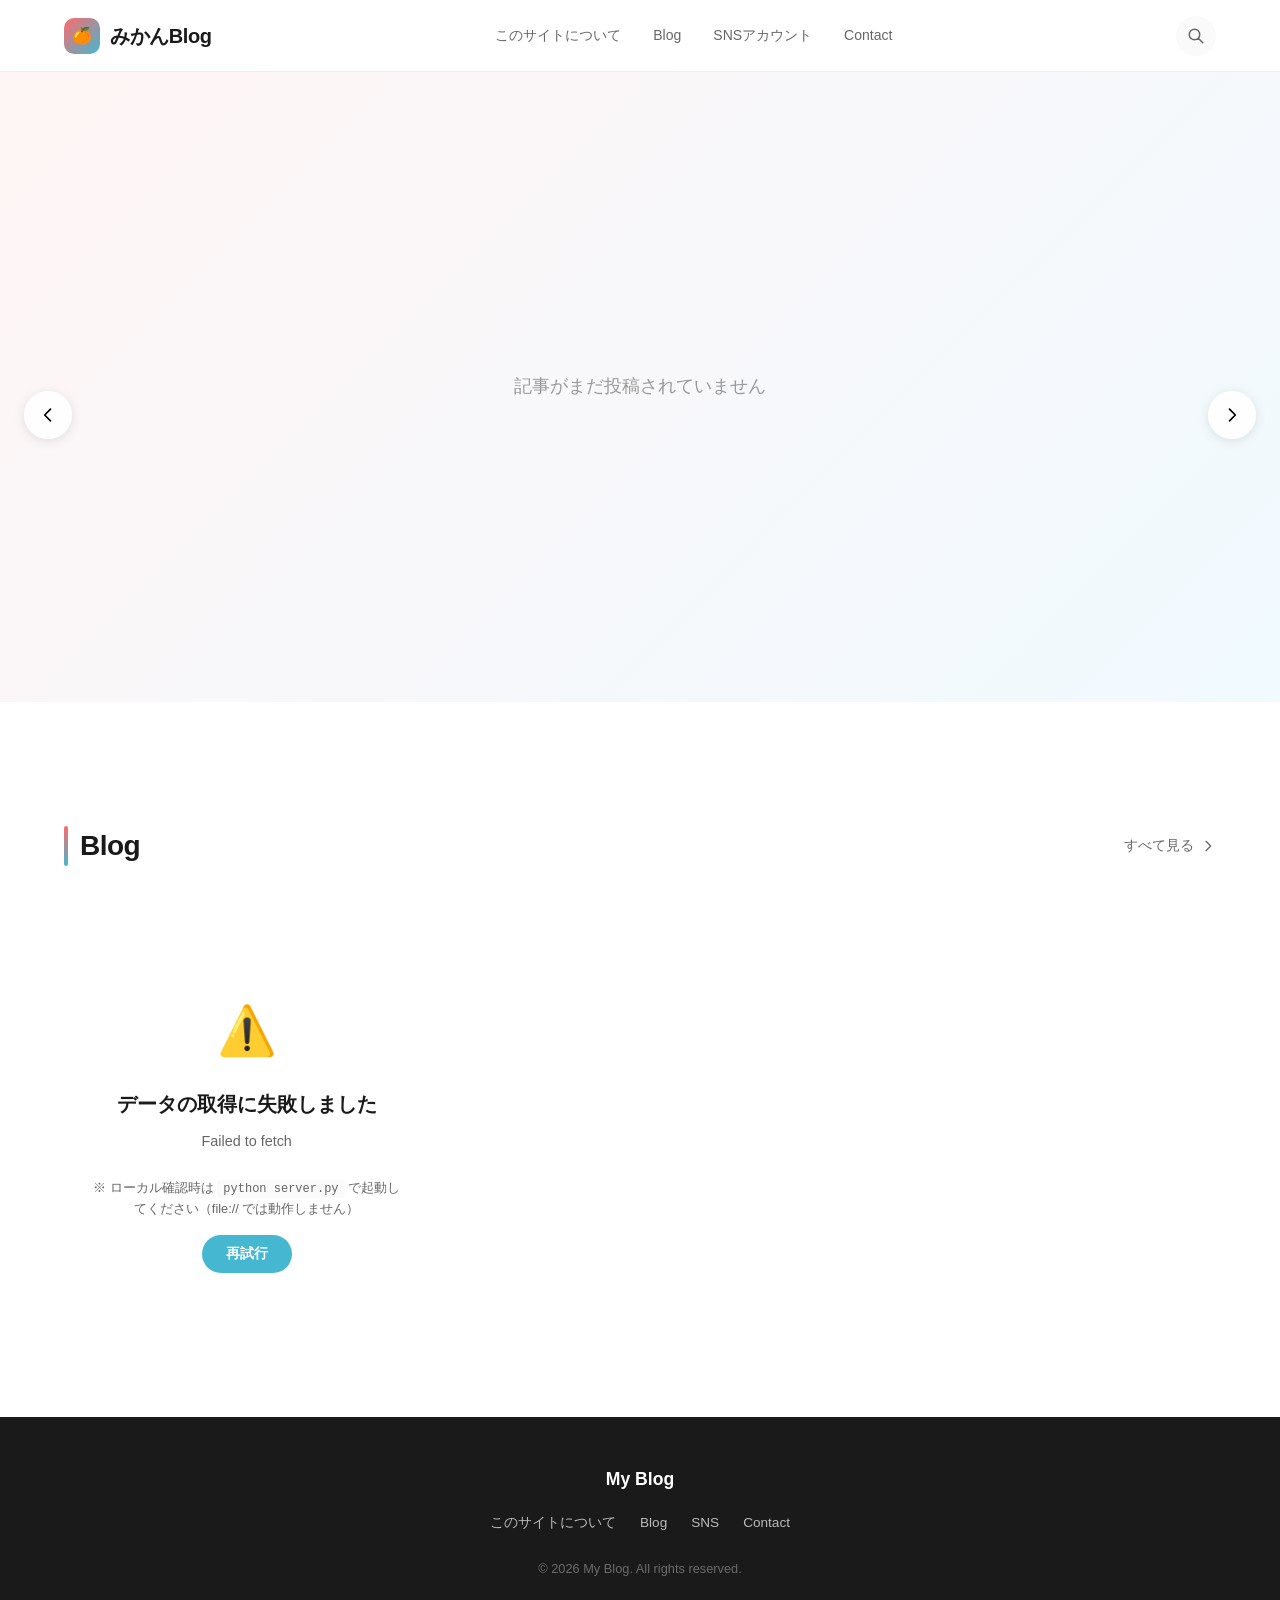
<file: index.html>
<!DOCTYPE html>
<html lang="ja">
<head>
  <meta charset="UTF-8">
  <meta name="viewport" content="width=device-width, initial-scale=1.0">
  <title>みかん Blog</title>
  <link rel="stylesheet" href="css/style.css">
</head>
<body data-active-nav="">

  <div id="site-header"></div>

  <!-- Hero Carousel -->
  <section class="hero" id="hero">
    <div class="hero__track" id="hero-track"></div>
    <button class="hero__arrow hero__arrow--prev" id="hero-prev" aria-label="前へ">
      <svg xmlns="http://www.w3.org/2000/svg" fill="none" viewBox="0 0 24 24" stroke="currentColor" stroke-width="2">
        <path stroke-linecap="round" stroke-linejoin="round" d="M15 19l-7-7 7-7"/>
      </svg>
    </button>
    <button class="hero__arrow hero__arrow--next" id="hero-next" aria-label="次へ">
      <svg xmlns="http://www.w3.org/2000/svg" fill="none" viewBox="0 0 24 24" stroke="currentColor" stroke-width="2">
        <path stroke-linecap="round" stroke-linejoin="round" d="M9 5l7 7-7 7"/>
      </svg>
    </button>
    <div class="hero__dots" id="hero-dots"></div>
  </section>

  <!-- Blog Section -->
  <section class="section" id="blog">
    <div class="section__header">
      <h2 class="section__title">Blog</h2>
      <a href="blog.html" class="section__link">
        すべて見る
        <svg xmlns="http://www.w3.org/2000/svg" fill="none" viewBox="0 0 24 24" stroke="currentColor" stroke-width="2">
          <path stroke-linecap="round" stroke-linejoin="round" d="M9 5l7 7-7 7"/>
        </svg>
      </a>
    </div>
    <div class="card-grid" id="blog-cards"></div>
  </section>

  <div id="site-footer"></div>

  <script src="js/config.js"></script>
  <script src="js/api.js"></script>
  <script src="js/common.js"></script>
  <script src="js/carousel.js"></script>
  <script src="js/home.js"></script>
</body>
</html>
</file>
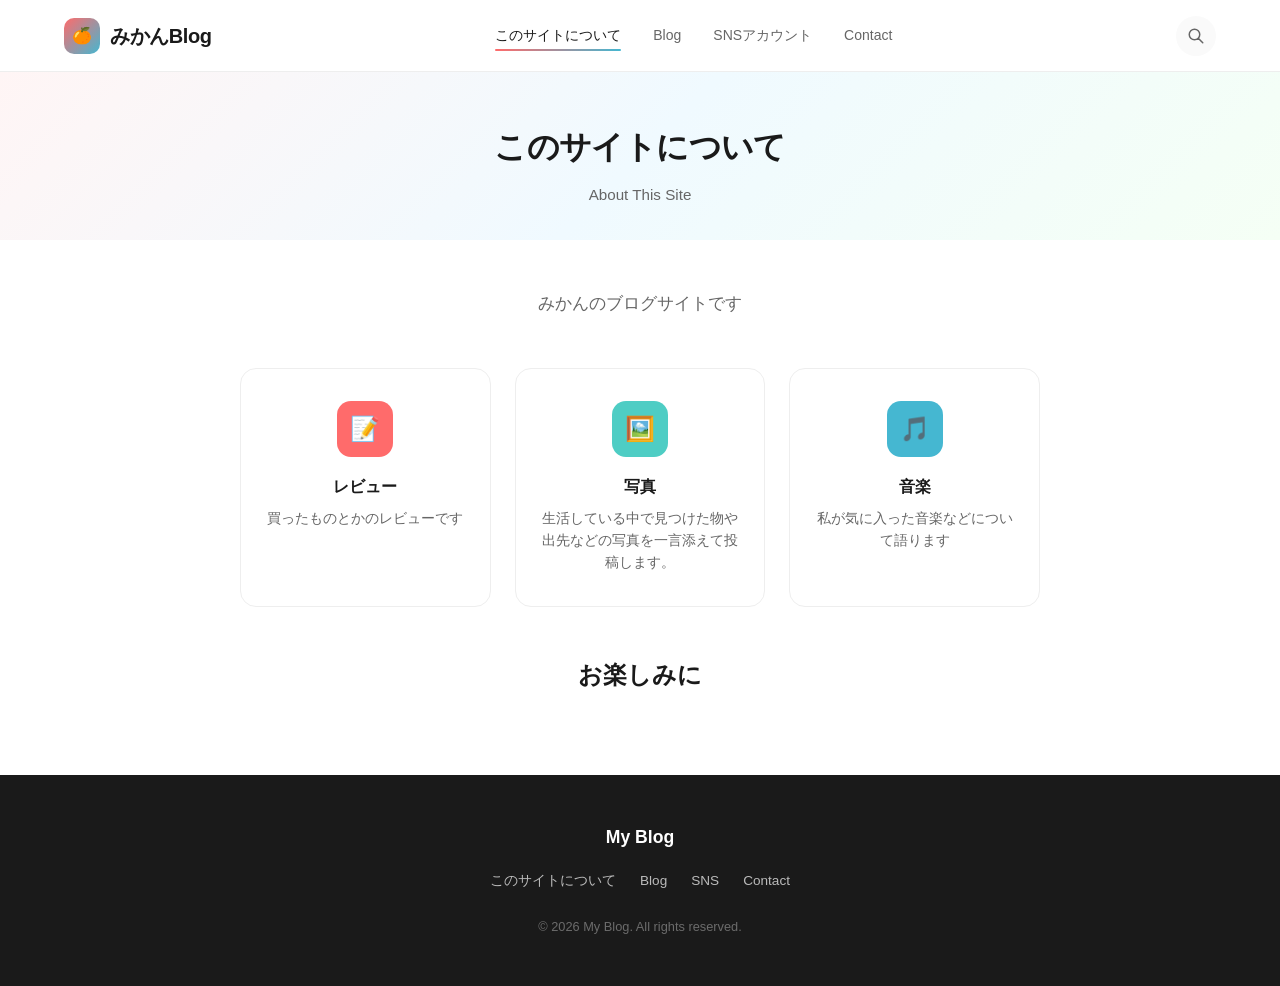
<file: about.html>
<!DOCTYPE html>
<html lang="ja">
<head>
  <meta charset="UTF-8">
  <meta name="viewport" content="width=device-width, initial-scale=1.0">
  <title>このサイトについて - みかん Blog</title>
  <link rel="stylesheet" href="css/style.css">
</head>
<body data-active-nav="about">

  <div id="site-header"></div>

  <div class="page-header">
    <h1 class="page-header__title">このサイトについて</h1>
    <p class="page-header__subtitle">About This Site</p>
  </div>

  <section class="subpage">
    <div class="subpage__inner">
      <div class="subpage__content">
        <p class="subpage__lead">
          みかんのブログサイトです<br>
          
        </p>
        <div class="subpage__cards">
          <div class="subpage__card">
            <span class="subpage__card-icon" style="background: #FF6B6B;">📝</span>
            <h3>レビュー</h3>
            <p>買ったものとかのレビューです</p>
          </div>
          <div class="subpage__card">
            <span class="subpage__card-icon" style="background: #4ECDC4;">🖼️</span>
            <h3>写真</h3>
            <p>生活している中で見つけた物や出先などの写真を一言添えて投稿します。</p>
          </div>
          <div class="subpage__card">
            <span class="subpage__card-icon" style="background: #45B7D1;">🎵</span>
            <h3>音楽</h3>
            <p>私が気に入った音楽などについて語ります</p>
          </div>
        </div>
        <div class="subpage__actions">
          <h1>お楽しみに</h1>
        </div>
      </div>
    </div>
  </section>

  <div id="site-footer"></div>

  <script src="js/config.js"></script>
  <script src="js/api.js"></script>
  <script src="js/common.js"></script>
</body>
</html>
</file>
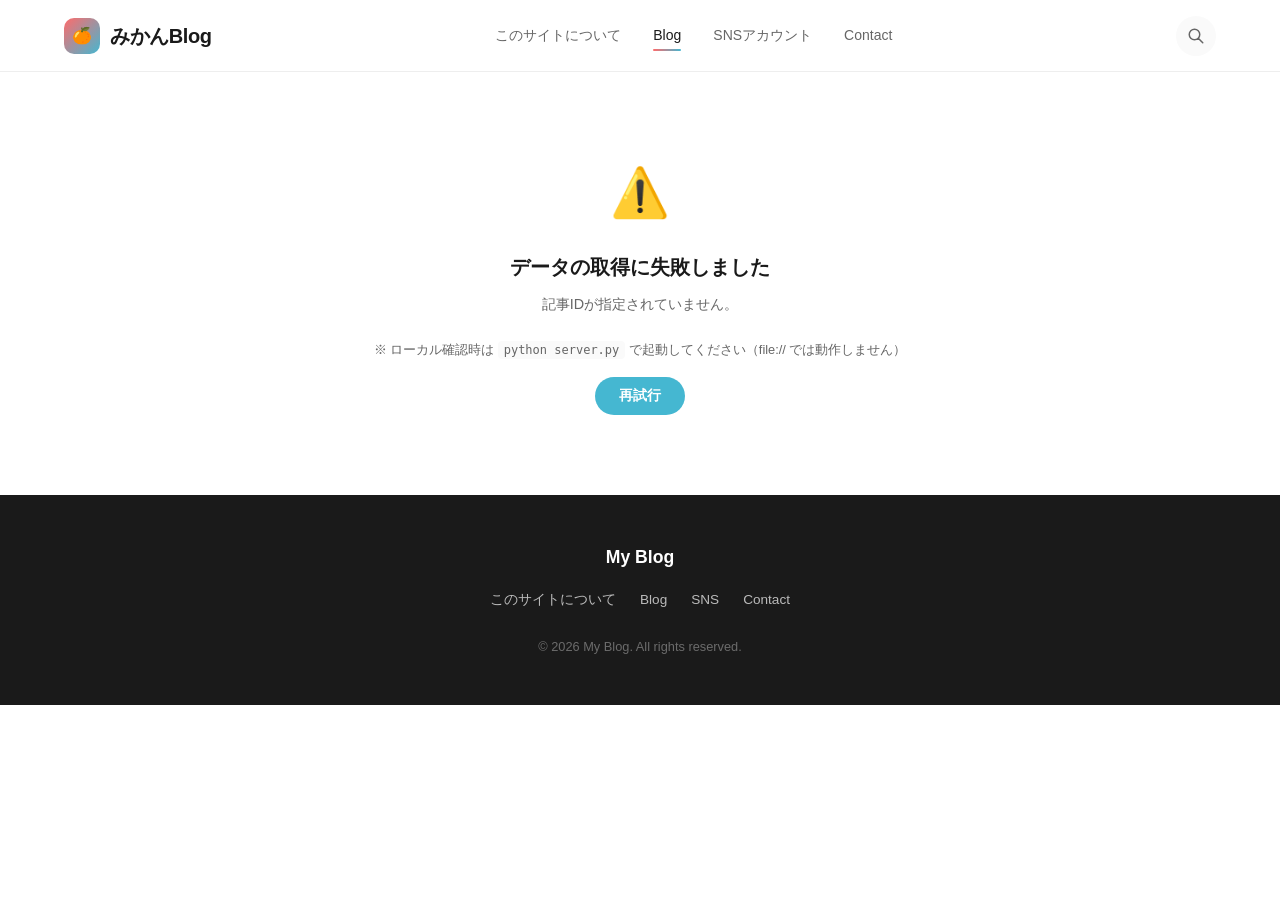
<file: article.html>
<!DOCTYPE html>
<html lang="ja">
<head>
  <meta charset="UTF-8">
  <meta name="viewport" content="width=device-width, initial-scale=1.0">
  <title>記事 - みかん Blog</title>
  <link rel="stylesheet" href="css/style.css">
</head>
<body data-active-nav="blog">

  <div id="site-header"></div>

  <main id="article-container" style="margin-top: var(--header-height);">
    <div class="loading">
      <div class="loading__spinner"></div>
      <p>読み込み中...</p>
    </div>
  </main>

  <div id="site-footer"></div>

  <script src="js/config.js"></script>
  <script src="js/api.js"></script>
  <script src="js/common.js"></script>
  <script src="js/article.js"></script>
</body>
</html>
</file>
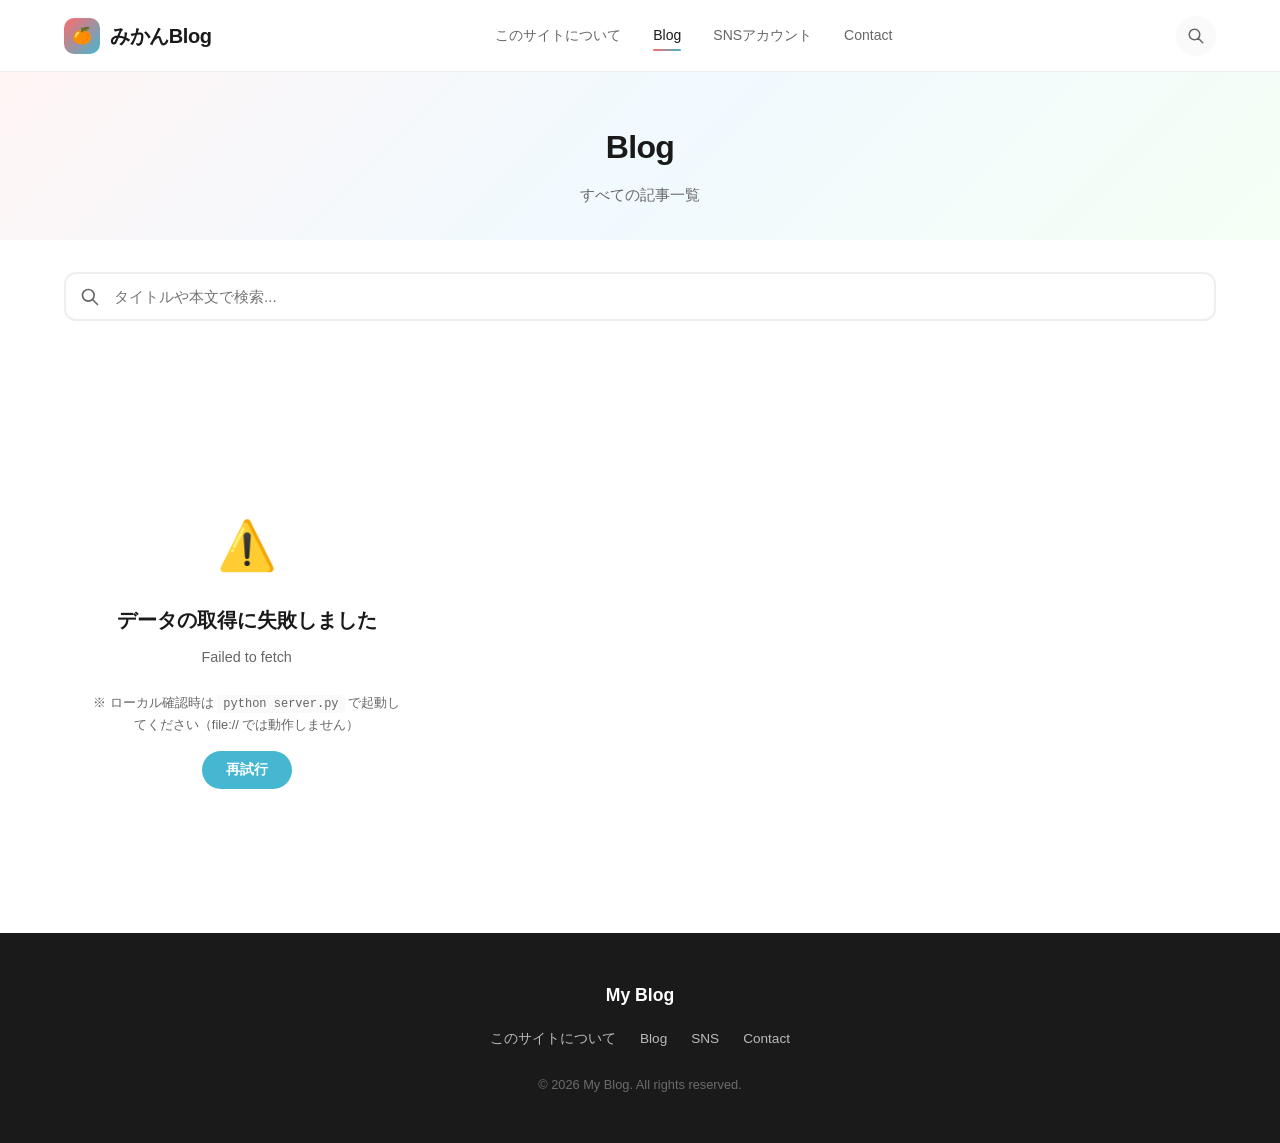
<file: blog.html>
<!DOCTYPE html>
<html lang="ja">
<head>
  <meta charset="UTF-8">
  <meta name="viewport" content="width=device-width, initial-scale=1.0">
  <title>Blog - My Blog</title>
  <link rel="stylesheet" href="css/style.css">
</head>
<body data-active-nav="blog">

  <div id="site-header"></div>

  <div class="page-header">
    <h1 class="page-header__title">Blog</h1>
    <p class="page-header__subtitle">すべての記事一覧</p>
  </div>

  <div class="filter-bar">
    <div class="filter-bar__search">
      <svg class="filter-bar__search-icon" xmlns="http://www.w3.org/2000/svg" fill="none" viewBox="0 0 24 24" stroke="currentColor" stroke-width="2">
        <path stroke-linecap="round" stroke-linejoin="round" d="M21 21l-6-6m2-5a7 7 0 11-14 0 7 7 0 0114 0z"/>
      </svg>
      <input type="text" class="filter-bar__search-input" id="search-input" placeholder="タイトルや本文で検索...">
    </div>
    <div class="filter-bar__categories" id="category-filters"></div>
    <p class="filter-bar__result-count" id="result-count"></p>
  </div>

  <section class="section">
    <div class="card-grid" id="blog-cards"></div>
  </section>

  <div id="site-footer"></div>

  <script src="js/config.js"></script>
  <script src="js/api.js"></script>
  <script src="js/common.js"></script>
  <script src="js/blog.js"></script>
</body>
</html>
</file>
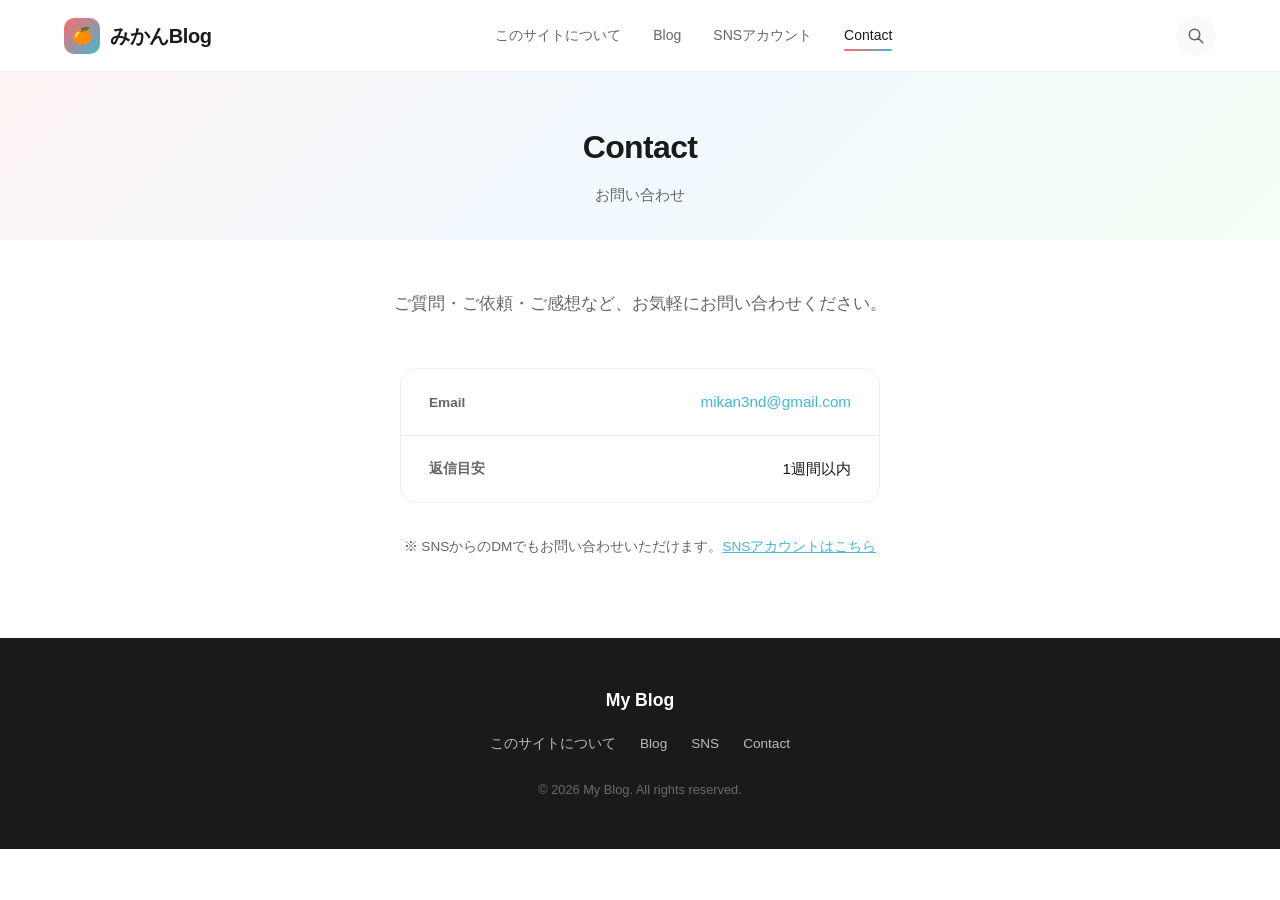
<file: contact.html>
<!DOCTYPE html>
<html lang="ja">
<head>
  <meta charset="UTF-8">
  <meta name="viewport" content="width=device-width, initial-scale=1.0">
  <title>Contact - My Blog</title>
  <link rel="stylesheet" href="css/style.css">
</head>
<body data-active-nav="contact">

  <div id="site-header"></div>

  <div class="page-header">
    <h1 class="page-header__title">Contact</h1>
    <p class="page-header__subtitle">お問い合わせ</p>
  </div>

  <section class="subpage">
    <div class="subpage__inner">
      <div class="subpage__content">
        <p class="subpage__lead">
          ご質問・ご依頼・ご感想など、お気軽にお問い合わせください。
        </p>
        <div class="contact-box">
          <div class="contact-box__item">
            <span class="contact-box__label">Email</span>
            <a href="mailto:mikan3nd@gmail.com" class="contact-box__value">mikan3nd@gmail.com</a>
          </div>
          <div class="contact-box__item">
            <span class="contact-box__label">返信目安</span>
            <span class="contact-box__value">1週間以内</span>
          </div>
        </div>
        <p class="subpage__note">
          ※ SNSからのDMでもお問い合わせいただけます。<a href="sns.html">SNSアカウントはこちら</a>
        </p>
      </div>
    </div>
  </section>

  <div id="site-footer"></div>

  <script src="js/config.js"></script>
  <script src="js/api.js"></script>
  <script src="js/common.js"></script>
</body>
</html>
</file>
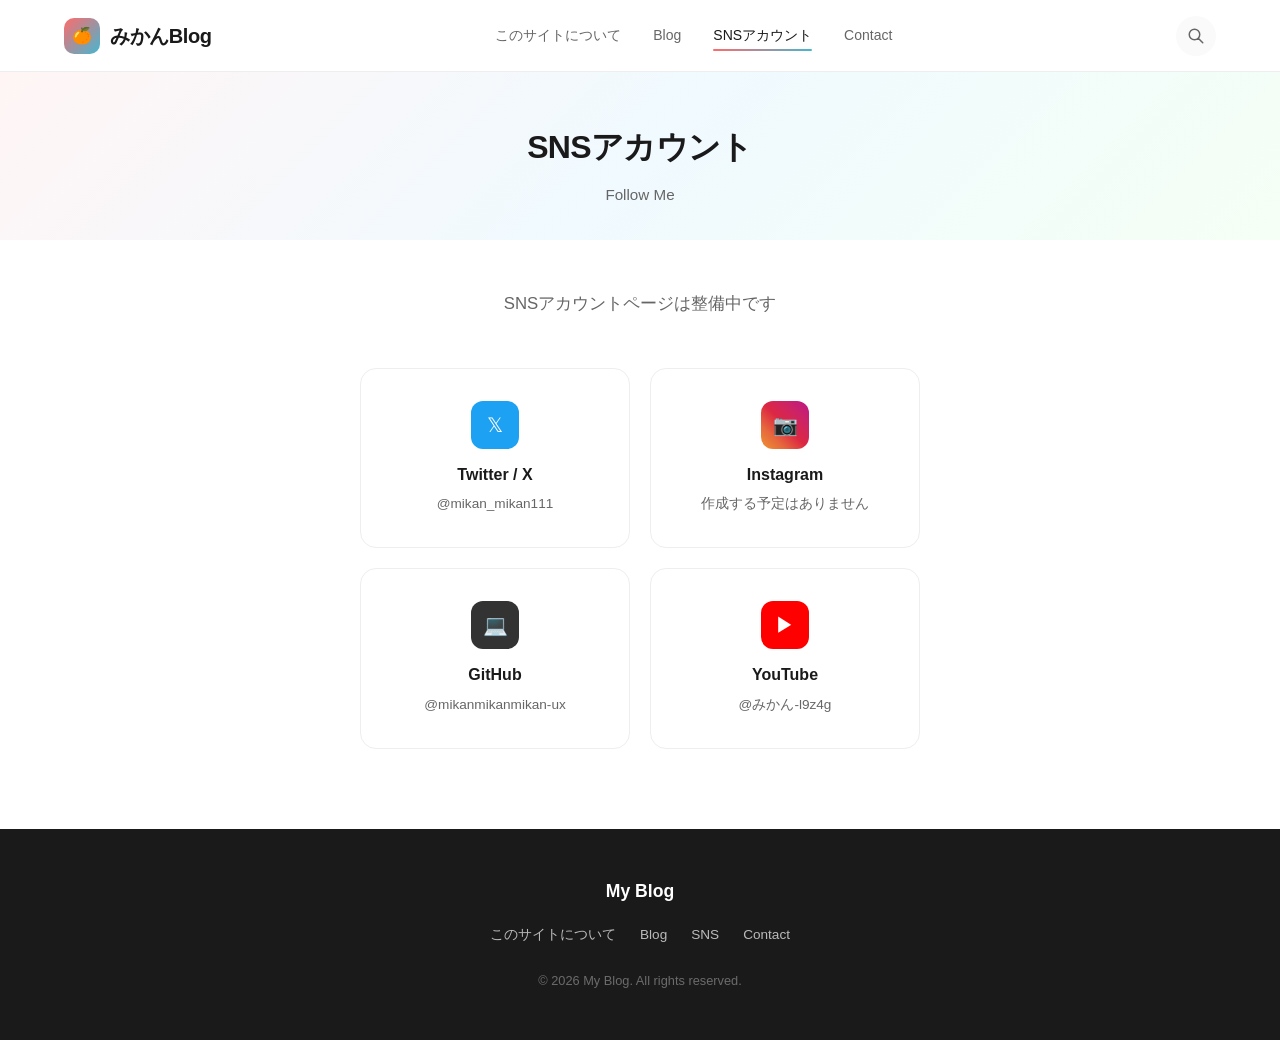
<file: sns.html>
<!DOCTYPE html>
<html lang="ja">
<head>
  <meta charset="UTF-8">
  <meta name="viewport" content="width=device-width, initial-scale=1.0">
  <title>SNSアカウント - My Blog</title>
  <link rel="stylesheet" href="css/style.css">
</head>
<body data-active-nav="sns">

  <div id="site-header"></div>

  <div class="page-header">
    <h1 class="page-header__title">SNSアカウント</h1>
    <p class="page-header__subtitle">Follow Me</p>
  </div>

  <section class="subpage">
    <div class="subpage__inner">
      <div class="subpage__content">
        <p class="subpage__lead">SNSアカウントページは整備中です</p>
        <div class="sns-grid">
          <a href="https://x.com/mikan_mikan111" class="sns-card sns-card--twitter">
            <span class="sns-card__icon">𝕏</span>
            <h3>Twitter / X</h3>
            <p>@mikan_mikan111
</p>
          </a>
          <a href="#" class="sns-card sns-card--instagram">
            <span class="sns-card__icon">📷</span>
            <h3>Instagram</h3>
            <p>作成する予定はありません</p>
          </a>
          <a href="https://github.com/mikanmikanmikan-ux" class="sns-card sns-card--github">
            <span class="sns-card__icon">💻</span>
            <h3>GitHub</h3>
            <p>@mikanmikanmikan-ux</p>
          </a>
          <a href="https://www.youtube.com/@%E3%81%BF%E3%81%8B%E3%82%93-l9z4g" class="sns-card sns-card--youtube">
            <span class="sns-card__icon">▶</span>
            <h3>YouTube</h3>
            <p>@みかん-l9z4g</p>
          </a>
        </div>
      </div>
    </div>
  </section>

  <div id="site-footer"></div>

  <script src="js/config.js"></script>
  <script src="js/api.js"></script>
  <script src="js/common.js"></script>
</body>
</html>
</file>
<file: css/style.css>
/* ===== CSS Variables ===== */
:root {
  --color-white: #ffffff;
  --color-bg: #fafafa;
  --color-text: #1a1a1a;
  --color-text-light: #666666;
  --color-border: #eeeeee;
  --color-accent-1: #FF6B6B;
  --color-accent-2: #4ECDC4;
  --color-accent-3: #45B7D1;
  --color-accent-4: #96CEB4;
  --color-accent-5: #BB8FCE;
  --font-sans: 'Helvetica Neue', Arial, 'Hiragino Kaku Gothic ProN', 'Hiragino Sans', Meiryo, sans-serif;
  --header-height: 72px;
  --max-width: 1200px;
  --transition: 0.3s ease;
}

/* ===== Reset & Base ===== */
*, *::before, *::after {
  box-sizing: border-box;
  margin: 0;
  padding: 0;
}

html {
  scroll-behavior: smooth;
}

body {
  font-family: var(--font-sans);
  color: var(--color-text);
  background: var(--color-white);
  line-height: 1.7;
  -webkit-font-smoothing: antialiased;
}

a {
  color: inherit;
  text-decoration: none;
}

img {
  max-width: 100%;
  height: auto;
  display: block;
}

ul {
  list-style: none;
}

/* ===== Header ===== */
.header {
  position: fixed;
  top: 0;
  left: 0;
  right: 0;
  height: var(--header-height);
  background: rgba(255, 255, 255, 0.95);
  backdrop-filter: blur(12px);
  border-bottom: 1px solid var(--color-border);
  z-index: 1000;
}

.header__inner {
  max-width: var(--max-width);
  margin: 0 auto;
  padding: 0 24px;
  height: 100%;
  display: flex;
  align-items: center;
  justify-content: space-between;
}

.header__logo {
  display: flex;
  align-items: center;
  gap: 10px;
  font-size: 1.25rem;
  font-weight: 700;
  letter-spacing: -0.02em;
}

.header__logo-icon {
  width: 36px;
  height: 36px;
  border-radius: 10px;
  background: linear-gradient(135deg, var(--color-accent-1), var(--color-accent-3));
  display: flex;
  align-items: center;
  justify-content: center;
  color: white;
  font-size: 1rem;
  font-weight: 800;
}

.header__nav {
  display: flex;
  align-items: center;
  gap: 32px;
}

.header__nav-link {
  font-size: 0.875rem;
  font-weight: 500;
  color: var(--color-text-light);
  transition: color var(--transition);
  position: relative;
}

.header__nav-link:hover,
.header__nav-link--active {
  color: var(--color-text);
}

.header__nav-link--active::after {
  content: '';
  position: absolute;
  bottom: -4px;
  left: 0;
  right: 0;
  height: 2px;
  background: linear-gradient(90deg, var(--color-accent-1), var(--color-accent-3));
  border-radius: 1px;
}

.header__actions {
  display: flex;
  align-items: center;
  gap: 16px;
}

.header__search-btn {
  width: 40px;
  height: 40px;
  border: none;
  background: var(--color-bg);
  border-radius: 50%;
  cursor: pointer;
  display: flex;
  align-items: center;
  justify-content: center;
  transition: background var(--transition);
}

.header__search-btn:hover {
  background: var(--color-border);
}

.header__search-btn svg {
  width: 18px;
  height: 18px;
  color: var(--color-text-light);
}

.header__menu-btn {
  display: none;
  width: 40px;
  height: 40px;
  border: none;
  background: none;
  cursor: pointer;
  flex-direction: column;
  align-items: center;
  justify-content: center;
  gap: 5px;
}

.header__menu-btn span {
  display: block;
  width: 22px;
  height: 2px;
  background: var(--color-text);
  border-radius: 1px;
  transition: var(--transition);
}

/* ===== Search Overlay ===== */
.search-overlay {
  position: fixed;
  inset: 0;
  background: rgba(0, 0, 0, 0.5);
  z-index: 2000;
  display: none;
  align-items: flex-start;
  justify-content: center;
  padding-top: 120px;
}

.search-overlay--open {
  display: flex;
}

.search-overlay__box {
  background: white;
  border-radius: 16px;
  padding: 24px;
  width: 90%;
  max-width: 560px;
  box-shadow: 0 20px 60px rgba(0, 0, 0, 0.15);
}

.search-overlay__input {
  width: 100%;
  padding: 14px 20px;
  border: 2px solid var(--color-border);
  border-radius: 12px;
  font-size: 1rem;
  outline: none;
  transition: border-color var(--transition);
}

.search-overlay__input:focus {
  border-color: var(--color-accent-3);
}

.search-overlay__hint {
  margin-top: 8px;
  font-size: 0.8rem;
  color: var(--color-text-light);
}

/* ===== Hero Carousel ===== */
.hero {
  margin-top: var(--header-height);
  position: relative;
  overflow: hidden;
  background: var(--color-white);
}

.hero__track {
  display: flex;
  transition: transform 0.6s cubic-bezier(0.4, 0, 0.2, 1);
}

.hero__slide {
  min-width: 100%;
  position: relative;
  height: 70vh;
  min-height: 420px;
  max-height: 640px;
}

.hero__slide-link {
  display: block;
  width: 100%;
  height: 100%;
  position: relative;
  overflow: hidden;
}

.hero__slide-image {
  width: 100%;
  height: 100%;
  object-fit: cover;
  transition: transform 0.6s ease;
}

.hero__slide-link:hover .hero__slide-image {
  transform: scale(1.03);
}

.hero__slide-overlay {
  position: absolute;
  inset: 0;
  background: linear-gradient(
    to top,
    rgba(0, 0, 0, 0.7) 0%,
    rgba(0, 0, 0, 0.2) 50%,
    rgba(0, 0, 0, 0.05) 100%
  );
}

.hero__slide-content {
  position: absolute;
  bottom: 0;
  left: 0;
  right: 0;
  padding: 48px;
  color: white;
}

.hero__slide-category {
  display: inline-block;
  padding: 4px 14px;
  border-radius: 20px;
  font-size: 0.75rem;
  font-weight: 600;
  margin-bottom: 12px;
  letter-spacing: 0.05em;
}

.hero__slide-title {
  font-size: clamp(1.5rem, 4vw, 2.5rem);
  font-weight: 700;
  line-height: 1.3;
  max-width: 700px;
  letter-spacing: -0.02em;
}

.hero__slide-date {
  margin-top: 12px;
  font-size: 0.875rem;
  opacity: 0.8;
}

.hero__dots {
  display: flex;
  justify-content: center;
  gap: 10px;
  padding: 24px 0 32px;
}

.hero__dot {
  width: 10px;
  height: 10px;
  border-radius: 50%;
  border: none;
  background: var(--color-border);
  cursor: pointer;
  transition: all var(--transition);
  padding: 0;
}

.hero__dot--active {
  background: var(--color-accent-1);
  transform: scale(1.3);
}

.hero__arrow {
  position: absolute;
  top: 50%;
  transform: translateY(-50%);
  width: 48px;
  height: 48px;
  border: none;
  background: rgba(255, 255, 255, 0.9);
  border-radius: 50%;
  cursor: pointer;
  display: flex;
  align-items: center;
  justify-content: center;
  z-index: 10;
  transition: all var(--transition);
  box-shadow: 0 2px 12px rgba(0, 0, 0, 0.1);
}

.hero__arrow:hover {
  background: white;
  box-shadow: 0 4px 20px rgba(0, 0, 0, 0.15);
}

.hero__arrow--prev { left: 24px; }
.hero__arrow--next { right: 24px; }

.hero__arrow svg {
  width: 20px;
  height: 20px;
}

/* ===== Section ===== */
.section {
  max-width: var(--max-width);
  margin: 0 auto;
  padding: 64px 24px;
}

.section__header {
  display: flex;
  align-items: center;
  justify-content: space-between;
  margin-bottom: 40px;
}

.section__title {
  font-size: 1.75rem;
  font-weight: 700;
  letter-spacing: -0.02em;
  position: relative;
  padding-left: 16px;
}

.section__title::before {
  content: '';
  position: absolute;
  left: 0;
  top: 4px;
  bottom: 4px;
  width: 4px;
  border-radius: 2px;
  background: linear-gradient(180deg, var(--color-accent-1), var(--color-accent-3));
}

.section__link {
  display: flex;
  align-items: center;
  gap: 6px;
  font-size: 0.875rem;
  font-weight: 500;
  color: var(--color-text-light);
  transition: color var(--transition);
}

.section__link:hover {
  color: var(--color-accent-3);
}

.section__link svg {
  width: 16px;
  height: 16px;
  transition: transform var(--transition);
}

.section__link:hover svg {
  transform: translateX(4px);
}

/* ===== Card Grid ===== */
.card-grid {
  display: grid;
  grid-template-columns: repeat(3, 1fr);
  gap: 28px;
}

.card {
  border-radius: 16px;
  overflow: hidden;
  background: var(--color-white);
  border: 1px solid var(--color-border);
  transition: all var(--transition);
  cursor: pointer;
}

.card:hover {
  transform: translateY(-4px);
  box-shadow: 0 12px 40px rgba(0, 0, 0, 0.08);
  border-color: transparent;
}

.card__image-wrap {
  aspect-ratio: 16 / 10;
  overflow: hidden;
  position: relative;
}

.card__image {
  width: 100%;
  height: 100%;
  object-fit: cover;
  transition: transform 0.5s ease;
}

.card:hover .card__image {
  transform: scale(1.05);
}

.card__body {
  padding: 20px;
}

.card__tag {
  display: inline-block;
  padding: 3px 12px;
  border-radius: 20px;
  font-size: 0.7rem;
  font-weight: 600;
  color: white;
  margin-bottom: 10px;
  letter-spacing: 0.03em;
}

.card__title {
  font-size: 1rem;
  font-weight: 600;
  line-height: 1.5;
  display: -webkit-box;
  -webkit-line-clamp: 2;
  -webkit-box-orient: vertical;
  overflow: hidden;
}

.card__date {
  margin-top: 8px;
  font-size: 0.8rem;
  color: var(--color-text-light);
}

/* ===== Blog Page ===== */
.page-header {
  margin-top: var(--header-height);
  padding: 48px 24px 32px;
  text-align: center;
  background: linear-gradient(135deg, #fff5f5 0%, #f0faff 50%, #f5fff5 100%);
}

.page-header__title {
  font-size: 2rem;
  font-weight: 700;
  letter-spacing: -0.02em;
}

.page-header__subtitle {
  margin-top: 8px;
  color: var(--color-text-light);
  font-size: 0.95rem;
}

/* ===== Filter & Search Bar ===== */
.filter-bar {
  max-width: var(--max-width);
  margin: 0 auto;
  padding: 32px 24px 0;
}

.filter-bar__search {
  position: relative;
  margin-bottom: 24px;
}

.filter-bar__search-input {
  width: 100%;
  padding: 14px 20px 14px 48px;
  border: 2px solid var(--color-border);
  border-radius: 12px;
  font-size: 0.95rem;
  outline: none;
  transition: border-color var(--transition);
  background: var(--color-white);
}

.filter-bar__search-input:focus {
  border-color: var(--color-accent-3);
}

.filter-bar__search-icon {
  position: absolute;
  left: 16px;
  top: 50%;
  transform: translateY(-50%);
  width: 20px;
  height: 20px;
  color: var(--color-text-light);
}

.filter-bar__categories {
  display: flex;
  flex-wrap: wrap;
  gap: 10px;
}

.filter-bar__category-btn {
  padding: 8px 20px;
  border: 2px solid var(--color-border);
  border-radius: 24px;
  background: var(--color-white);
  font-size: 0.85rem;
  font-weight: 500;
  cursor: pointer;
  transition: all var(--transition);
  color: var(--color-text-light);
}

.filter-bar__category-btn:hover {
  border-color: var(--color-accent-3);
  color: var(--color-accent-3);
}

.filter-bar__category-btn--active {
  background: var(--color-accent-3);
  border-color: var(--color-accent-3);
  color: white;
}

.filter-bar__result-count {
  margin-top: 16px;
  font-size: 0.85rem;
  color: var(--color-text-light);
}

/* ===== Article Detail ===== */
.article {
  max-width: 760px;
  margin: 0 auto;
  padding: 48px 24px 80px;
}

.article__back {
  display: inline-flex;
  align-items: center;
  gap: 6px;
  font-size: 0.875rem;
  color: var(--color-text-light);
  margin-bottom: 32px;
  transition: color var(--transition);
}

.article__back:hover {
  color: var(--color-accent-3);
}

.article__back svg {
  width: 16px;
  height: 16px;
}

.article__category {
  display: inline-block;
  padding: 4px 14px;
  border-radius: 20px;
  font-size: 0.75rem;
  font-weight: 600;
  color: white;
  margin-bottom: 16px;
}

.article__title {
  font-size: clamp(1.75rem, 4vw, 2.25rem);
  font-weight: 700;
  line-height: 1.3;
  letter-spacing: -0.02em;
}

.article__meta {
  margin-top: 16px;
  font-size: 0.875rem;
  color: var(--color-text-light);
  padding-bottom: 32px;
  border-bottom: 1px solid var(--color-border);
}

.article__thumbnail {
  margin: 32px 0;
  border-radius: 16px;
  overflow: hidden;
}

.article__thumbnail img {
  width: 100%;
  aspect-ratio: 16 / 9;
  object-fit: cover;
}

.article__body {
  font-size: 1rem;
  line-height: 1.9;
  color: #333;
}

.article__body h2 {
  font-size: 1.4rem;
  font-weight: 700;
  margin: 40px 0 16px;
  padding-left: 12px;
  border-left: 4px solid var(--color-accent-2);
}

.article__body h3 {
  font-size: 1.15rem;
  font-weight: 600;
  margin: 32px 0 12px;
}

.article__body p {
  margin-bottom: 1.5em;
}

.article__body img {
  max-width: 100%;
  border-radius: 12px;
  margin: 24px 0;
}

.article__body a {
  color: var(--color-accent-3);
  text-decoration: underline;
}

.article__body ul,
.article__body ol {
  margin: 16px 0;
  padding-left: 24px;
}

.article__body li {
  margin-bottom: 8px;
  list-style: disc;
}

.article__body blockquote {
  border-left: 4px solid var(--color-accent-4);
  padding: 16px 24px;
  margin: 24px 0;
  background: var(--color-bg);
  border-radius: 0 8px 8px 0;
  color: var(--color-text-light);
}

.article__body pre {
  background: #1a1a1a;
  color: #f0f0f0;
  padding: 20px;
  border-radius: 12px;
  overflow-x: auto;
  margin: 24px 0;
  font-size: 0.875rem;
}

.article__body code {
  background: var(--color-bg);
  padding: 2px 6px;
  border-radius: 4px;
  font-size: 0.875rem;
}

.article__body pre code {
  background: none;
  padding: 0;
}

/* ===== About Section (Home) ===== */
.about-section {
  background: linear-gradient(135deg, #fff9f0 0%, #f0f8ff 100%);
  padding: 80px 24px;
}

.about-section__inner {
  max-width: var(--max-width);
  margin: 0 auto;
  text-align: center;
}

.about-section__title {
  font-size: 1.75rem;
  font-weight: 700;
  margin-bottom: 16px;
}

.about-section__text {
  color: var(--color-text-light);
  max-width: 600px;
  margin: 0 auto;
  line-height: 1.8;
}

.about-section__links {
  display: flex;
  justify-content: center;
  gap: 16px;
  margin-top: 32px;
}

.about-section__link-btn {
  padding: 12px 28px;
  border-radius: 28px;
  font-size: 0.875rem;
  font-weight: 600;
  transition: all var(--transition);
  border: 2px solid transparent;
}

.about-section__link-btn--primary {
  background: linear-gradient(135deg, var(--color-accent-1), var(--color-accent-3));
  color: white;
}

.about-section__link-btn--primary:hover {
  transform: translateY(-2px);
  box-shadow: 0 8px 24px rgba(255, 107, 107, 0.3);
}

.about-section__link-btn--outline {
  border-color: var(--color-border);
  color: var(--color-text);
}

.about-section__link-btn--outline:hover {
  border-color: var(--color-accent-3);
  color: var(--color-accent-3);
}

/* ===== Footer ===== */
.footer {
  background: var(--color-text);
  color: rgba(255, 255, 255, 0.7);
  padding: 48px 24px;
  text-align: center;
}

.footer__inner {
  max-width: var(--max-width);
  margin: 0 auto;
}

.footer__logo {
  font-size: 1.1rem;
  font-weight: 700;
  color: white;
  margin-bottom: 16px;
}

.footer__nav {
  display: flex;
  justify-content: center;
  gap: 24px;
  margin-bottom: 24px;
}

.footer__nav-link {
  font-size: 0.85rem;
  transition: color var(--transition);
}

.footer__nav-link:hover {
  color: white;
}

.footer__copy {
  font-size: 0.8rem;
  opacity: 0.5;
}

/* ===== Loading & Error States ===== */
.loading {
  display: flex;
  flex-direction: column;
  align-items: center;
  justify-content: center;
  padding: 80px 24px;
  color: var(--color-text-light);
}

.loading__spinner {
  width: 40px;
  height: 40px;
  border: 3px solid var(--color-border);
  border-top-color: var(--color-accent-3);
  border-radius: 50%;
  animation: spin 0.8s linear infinite;
  margin-bottom: 16px;
}

@keyframes spin {
  to { transform: rotate(360deg); }
}

.error-state {
  text-align: center;
  padding: 80px 24px;
  color: var(--color-text-light);
}

.error-state__icon {
  font-size: 3rem;
  margin-bottom: 16px;
}

.error-state__title {
  font-size: 1.25rem;
  font-weight: 600;
  color: var(--color-text);
  margin-bottom: 8px;
}

.error-state__message {
  font-size: 0.9rem;
  margin-bottom: 24px;
}

.error-state__retry {
  padding: 10px 24px;
  border: none;
  border-radius: 24px;
  background: var(--color-accent-3);
  color: white;
  font-size: 0.875rem;
  font-weight: 600;
  cursor: pointer;
  transition: background var(--transition);
}

.error-state__retry:hover {
  background: #3aa8c4;
}

.error-state__hint {
  font-size: 0.8rem;
  color: var(--color-text-light);
  margin-bottom: 16px;
  line-height: 1.6;
}

.error-state__hint code {
  background: var(--color-bg);
  padding: 2px 6px;
  border-radius: 4px;
  font-size: 0.75rem;
}

/* ===== Subpage ===== */
.subpage {
  padding: 48px 24px 80px;
}

.subpage__inner {
  max-width: 800px;
  margin: 0 auto;
}

.subpage__content {
  text-align: center;
}

.subpage__lead {
  font-size: 1.05rem;
  color: var(--color-text-light);
  line-height: 1.9;
  margin-bottom: 48px;
}

.subpage__cards {
  display: grid;
  grid-template-columns: repeat(3, 1fr);
  gap: 24px;
  margin-bottom: 48px;
}

.subpage__card {
  padding: 32px 24px;
  border: 1px solid var(--color-border);
  border-radius: 16px;
  text-align: center;
  transition: all var(--transition);
}

.subpage__card:hover {
  transform: translateY(-4px);
  box-shadow: 0 8px 32px rgba(0, 0, 0, 0.06);
}

.subpage__card-icon {
  display: inline-flex;
  width: 56px;
  height: 56px;
  border-radius: 14px;
  align-items: center;
  justify-content: center;
  font-size: 1.5rem;
  margin-bottom: 16px;
}

.subpage__card h3 {
  font-size: 1rem;
  font-weight: 600;
  margin-bottom: 8px;
}

.subpage__card p {
  font-size: 0.85rem;
  color: var(--color-text-light);
  line-height: 1.6;
}

.subpage__actions {
  display: flex;
  justify-content: center;
  gap: 16px;
  flex-wrap: wrap;
}

.subpage__note {
  margin-top: 32px;
  font-size: 0.85rem;
  color: var(--color-text-light);
}

.subpage__note a {
  color: var(--color-accent-3);
  text-decoration: underline;
}

/* ===== SNS Page ===== */
.sns-grid {
  display: grid;
  grid-template-columns: repeat(2, 1fr);
  gap: 20px;
  max-width: 560px;
  margin: 0 auto;
}

.sns-card {
  padding: 32px 24px;
  border-radius: 16px;
  text-align: center;
  border: 1px solid var(--color-border);
  transition: all var(--transition);
}

.sns-card:hover {
  transform: translateY(-4px);
  box-shadow: 0 8px 32px rgba(0, 0, 0, 0.08);
}

.sns-card__icon {
  display: inline-flex;
  width: 48px;
  height: 48px;
  border-radius: 12px;
  align-items: center;
  justify-content: center;
  font-size: 1.25rem;
  margin-bottom: 12px;
  color: white;
}

.sns-card--twitter .sns-card__icon { background: #1DA1F2; }
.sns-card--instagram .sns-card__icon { background: linear-gradient(45deg, #f09433, #e6683c, #dc2743, #cc2366, #bc1888); }
.sns-card--github .sns-card__icon { background: #333; }
.sns-card--youtube .sns-card__icon { background: #FF0000; }

.sns-card h3 {
  font-size: 1rem;
  font-weight: 600;
  margin-bottom: 4px;
}

.sns-card p {
  font-size: 0.85rem;
  color: var(--color-text-light);
}

/* ===== Contact Page ===== */
.contact-box {
  max-width: 480px;
  margin: 0 auto;
  border: 1px solid var(--color-border);
  border-radius: 16px;
  overflow: hidden;
}

.contact-box__item {
  display: flex;
  justify-content: space-between;
  align-items: center;
  padding: 20px 28px;
  border-bottom: 1px solid var(--color-border);
}

.contact-box__item:last-child {
  border-bottom: none;
}

.contact-box__label {
  font-size: 0.85rem;
  font-weight: 600;
  color: var(--color-text-light);
}

.contact-box__value {
  font-size: 0.95rem;
  font-weight: 500;
}

a.contact-box__value {
  color: var(--color-accent-3);
}

.empty-state {
  text-align: center;
  padding: 60px 24px;
  color: var(--color-text-light);
  grid-column: 1 / -1;
}

.empty-state__title {
  font-size: 1.1rem;
  font-weight: 600;
  color: var(--color-text);
  margin-bottom: 8px;
}

/* ===== Responsive ===== */
@media (max-width: 900px) {
  .card-grid {
    grid-template-columns: repeat(2, 1fr);
    gap: 20px;
  }

  .hero__slide {
    height: 50vh;
    min-height: 320px;
  }

  .hero__slide-content {
    padding: 32px 24px;
  }

  .hero__arrow {
    width: 40px;
    height: 40px;
  }

  .hero__arrow--prev { left: 12px; }
  .hero__arrow--next { right: 12px; }
}

@media (max-width: 640px) {
  .header__nav {
    display: none;
    position: fixed;
    top: var(--header-height);
    left: 0;
    right: 0;
    background: white;
    flex-direction: column;
    padding: 24px;
    gap: 20px;
    border-bottom: 1px solid var(--color-border);
    box-shadow: 0 8px 24px rgba(0, 0, 0, 0.08);
  }

  .header__nav--open {
    display: flex;
  }

  .header__menu-btn {
    display: flex;
  }

  .card-grid {
    grid-template-columns: 1fr;
  }

  .hero__slide {
    height: 45vh;
    min-height: 280px;
  }

  .hero__slide-title {
    font-size: 1.25rem;
  }

  .section {
    padding: 48px 16px;
  }

  .section__title {
    font-size: 1.4rem;
  }

  .filter-bar {
    padding: 24px 16px 0;
  }

  .about-section__links {
    flex-direction: column;
    align-items: center;
  }

  .subpage__cards {
    grid-template-columns: 1fr;
  }

  .sns-grid {
    grid-template-columns: 1fr;
  }

  .contact-box__item {
    flex-direction: column;
    gap: 8px;
    text-align: center;
  }
}
</file>
